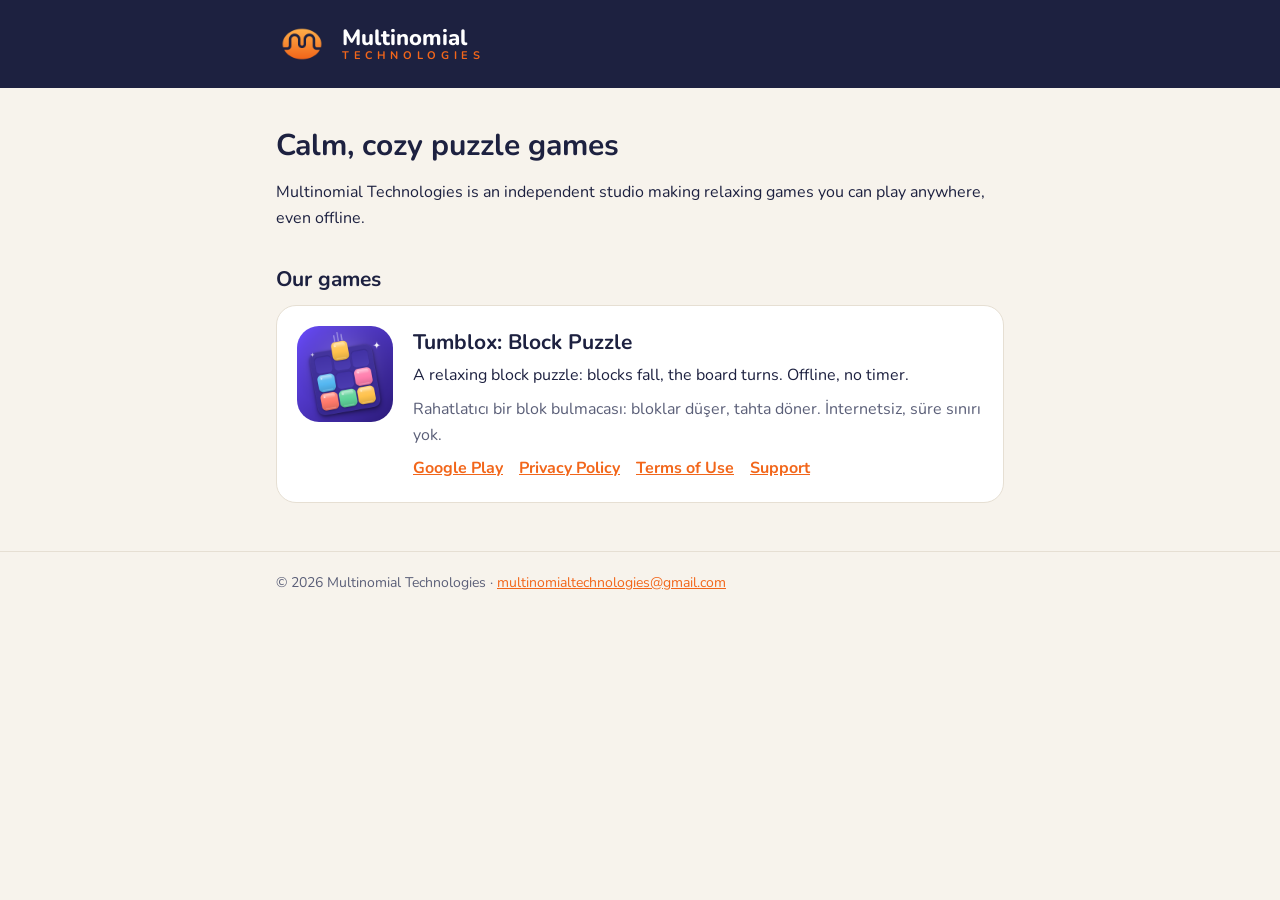
<file: index.html>
<!doctype html>
<html lang="en">
<head>
<meta charset="utf-8">
<meta name="viewport" content="width=device-width, initial-scale=1">
<title>Multinomial Technologies</title>
<meta name="description" content="Multinomial Technologies – independent game studio. Makers of Tumblox: Block Puzzle.">
<link rel="icon" href="images/studio-mark.png">
<link rel="preconnect" href="https://fonts.googleapis.com">
<link rel="preconnect" href="https://fonts.gstatic.com" crossorigin>
<link href="https://fonts.googleapis.com/css2?family=Nunito:wght@400;700;800&display=swap" rel="stylesheet">
<link rel="stylesheet" href="style.css">
</head>
<body>
<header class="top"><div class="wrap">
  <a class="brand" href="./"><img src="images/studio-mark.png" alt=""><span class="name">Multinomial<span class="tech">TECHNOLOGIES</span></span></a>
</div></header>

<main class="wrap">
  <h1>Calm, cozy puzzle games</h1>
  <p>Multinomial Technologies is an independent studio making relaxing games you can play anywhere, even offline.</p>

  <h2>Our games</h2>
  <section class="game">
    <img src="images/tumblox-icon.png" alt="Tumblox app icon">
    <div>
      <h2>Tumblox: Block Puzzle</h2>
      <p>A relaxing block puzzle: blocks fall, the board turns. Offline, no timer.</p>
      <p class="tr">Rahatlatıcı bir blok bulmacası: bloklar düşer, tahta döner. İnternetsiz, süre sınırı yok.</p>
      <div class="links">
        <a href="https://play.google.com/store/apps/details?id=com.tumblox.game">Google Play</a>
        <a href="tumblox/privacy.html">Privacy Policy</a>
        <a href="tumblox/terms.html">Terms of Use</a>
        <a href="tumblox/support.html">Support</a>
      </div>
    </div>
  </section>
</main>

<footer><div class="wrap">
  © 2026 Multinomial Technologies · <a href="mailto:multinomialtechnologies@gmail.com">multinomialtechnologies@gmail.com</a>
</div></footer>
</body>
</html>
</file>
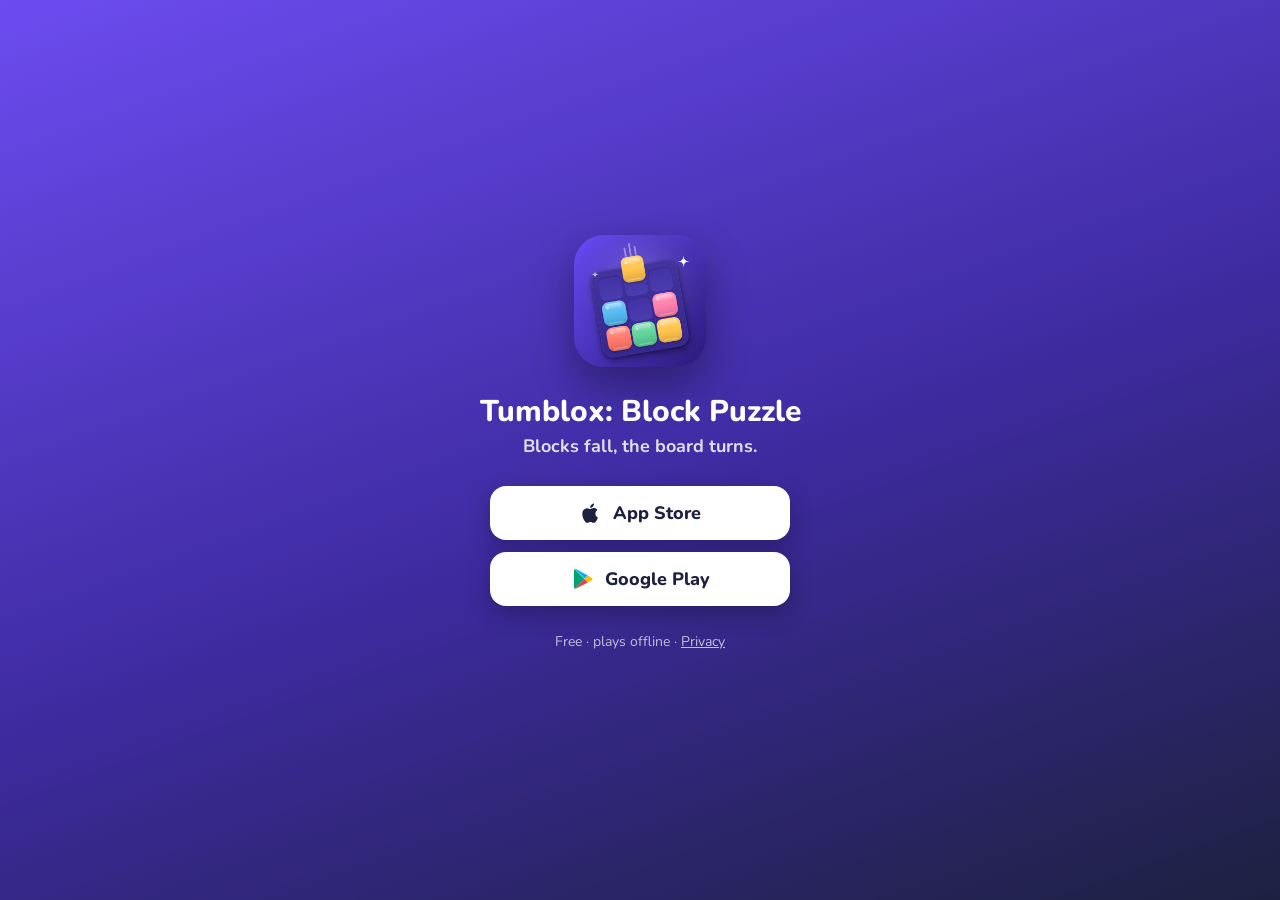
<file: tumblox/index.html>
<!doctype html>
<html lang="en">
<head>
<meta charset="utf-8">
<meta name="viewport" content="width=device-width, initial-scale=1">
<title>Tumblox: Block Puzzle</title>
<meta name="description" content="A relaxing block puzzle: blocks fall, the board turns. Free on Google Play and the App Store.">
<meta property="og:type" content="website">
<meta property="og:title" content="Tumblox: Block Puzzle">
<meta property="og:description" content="Blocks fall, the board turns. Free on Google Play and the App Store.">
<meta property="og:url" content="https://multinomialtech.github.io/tumblox/">
<meta property="og:image" content="https://multinomialtech.github.io/images/tumblox-share.jpg">
<meta property="og:image:width" content="1024">
<meta property="og:image:height" content="500">
<meta name="twitter:card" content="summary_large_image">
<link rel="icon" href="../images/tumblox-icon.png">
<link rel="apple-touch-icon" href="../images/tumblox-icon.png">
<link rel="preconnect" href="https://fonts.googleapis.com">
<link rel="preconnect" href="https://fonts.gstatic.com" crossorigin>
<link href="https://fonts.googleapis.com/css2?family=Nunito:wght@700;800&display=swap" rel="stylesheet">
<style>
  :root { --ink: #1d2140; --accent: #f2661a; }
  * { box-sizing: border-box; }
  body {
    margin: 0; min-height: 100vh; display: flex; align-items: center; justify-content: center;
    padding: 32px 16px; text-align: center; color: #fff;
    font-family: "Nunito", system-ui, -apple-system, "Segoe UI", sans-serif;
    background: linear-gradient(160deg, #6c4cf0 0%, #3d2a9e 55%, #1d2140 100%);
  }
  main { max-width: 420px; width: 100%; }
  .icon { width: 132px; height: 132px; border-radius: 30px; box-shadow: 0 18px 40px rgba(0,0,0,.35); }
  h1 { font-size: 30px; font-weight: 800; margin: 22px 0 4px; line-height: 1.15; }
  .tag { font-size: 18px; opacity: .85; margin: 0 0 28px; font-weight: 700; }
  .btn {
    display: flex; align-items: center; justify-content: center; gap: 10px;
    margin: 12px auto; padding: 15px 20px; max-width: 300px; border-radius: 16px;
    background: #fff; color: var(--ink); text-decoration: none; font-weight: 800; font-size: 18px;
    box-shadow: 0 8px 22px rgba(0,0,0,.25);
  }
  .btn svg { width: 24px; height: 24px; flex: none; }
  .note { font-size: 14px; opacity: .7; margin-top: 26px; }
  .note a { color: #fff; }
</style>
</head>
<body>
<main>
  <img class="icon" src="../images/tumblox-icon.png" alt="Tumblox app icon">
  <h1 id="title">Tumblox: Block Puzzle</h1>
  <p class="tag" id="tag">Blocks fall, the board turns.</p>
  <a class="btn" id="ios" href="https://apps.apple.com/app/id6826613364">
    <svg viewBox="0 0 24 24" aria-hidden="true"><path fill="currentColor" d="M16.4 12.6c0-2.4 2-3.6 2.1-3.6-1.1-1.7-2.9-1.9-3.5-1.9-1.5-.2-2.9.9-3.7.9-.8 0-1.9-.9-3.2-.8-1.6 0-3.1 1-4 2.4-1.7 3-.4 7.4 1.2 9.8.8 1.2 1.8 2.5 3 2.4 1.2 0 1.7-.8 3.1-.8 1.5 0 1.9.8 3.2.8 1.3 0 2.2-1.2 3-2.4.9-1.4 1.3-2.7 1.3-2.8 0 0-2.5-1-2.5-4zM14 5.4c.7-.8 1.1-1.9 1-3-1 0-2.1.7-2.8 1.5-.6.7-1.2 1.8-1 2.9 1.1.1 2.1-.6 2.8-1.4z"/></svg>
    <span>App Store</span>
  </a>
  <a class="btn" id="android" href="https://play.google.com/store/apps/details?id=com.tumblox.game">
    <svg viewBox="0 0 24 24" aria-hidden="true"><path fill="#00a173" d="M3.6 2.3 13.4 12l-9.8 9.7c-.4-.2-.6-.6-.6-1.1V3.4c0-.5.2-.9.6-1.1z"/><path fill="#ffb900" d="m16.8 15.4-3.4-3.4 3.4-3.4 3.8 2.2c1.1.6 1.1 1.8 0 2.4z"/><path fill="#ef3e4a" d="M16.8 15.4 13.4 12l-9.8 9.7c.4.2.9.2 1.4-.1z"/><path fill="#00b3ec" d="M16.8 8.6 5 1.9c-.5-.3-1-.3-1.4-.1l9.8 9.7z"/></svg>
    <span>Google Play</span>
  </a>
  <p class="note" id="note">Free · plays offline · <a href="privacy.html">Privacy</a></p>
</main>
<script>
  (function () {
    var tr = /^tr\b/i.test(navigator.language || '');
    if (tr) {
      document.documentElement.lang = 'tr';
      document.title = 'Tumblox: Blok Bulmaca';
      document.getElementById('title').textContent = 'Tumblox: Blok Bulmaca';
      document.getElementById('tag').textContent = 'Bloklar düşer, tahta döner.';
      document.getElementById('note').innerHTML = 'Ücretsiz · internetsiz oynanır · <a href="privacy.html">Gizlilik</a>';
    }
    // Telefondan açılınca doğrudan kendi mağazasına gider; bilgisayarda iki
    // düğme de görünür.
    var ua = navigator.userAgent || '';
    var ios = /iPhone|iPad|iPod/i.test(ua) ||
      (navigator.platform === 'MacIntel' && navigator.maxTouchPoints > 1);
    var android = /Android/i.test(ua);
    if (ios) location.replace(document.getElementById('ios').href);
    else if (android) location.replace(document.getElementById('android').href);
  })();
</script>
</body>
</html>
</file>
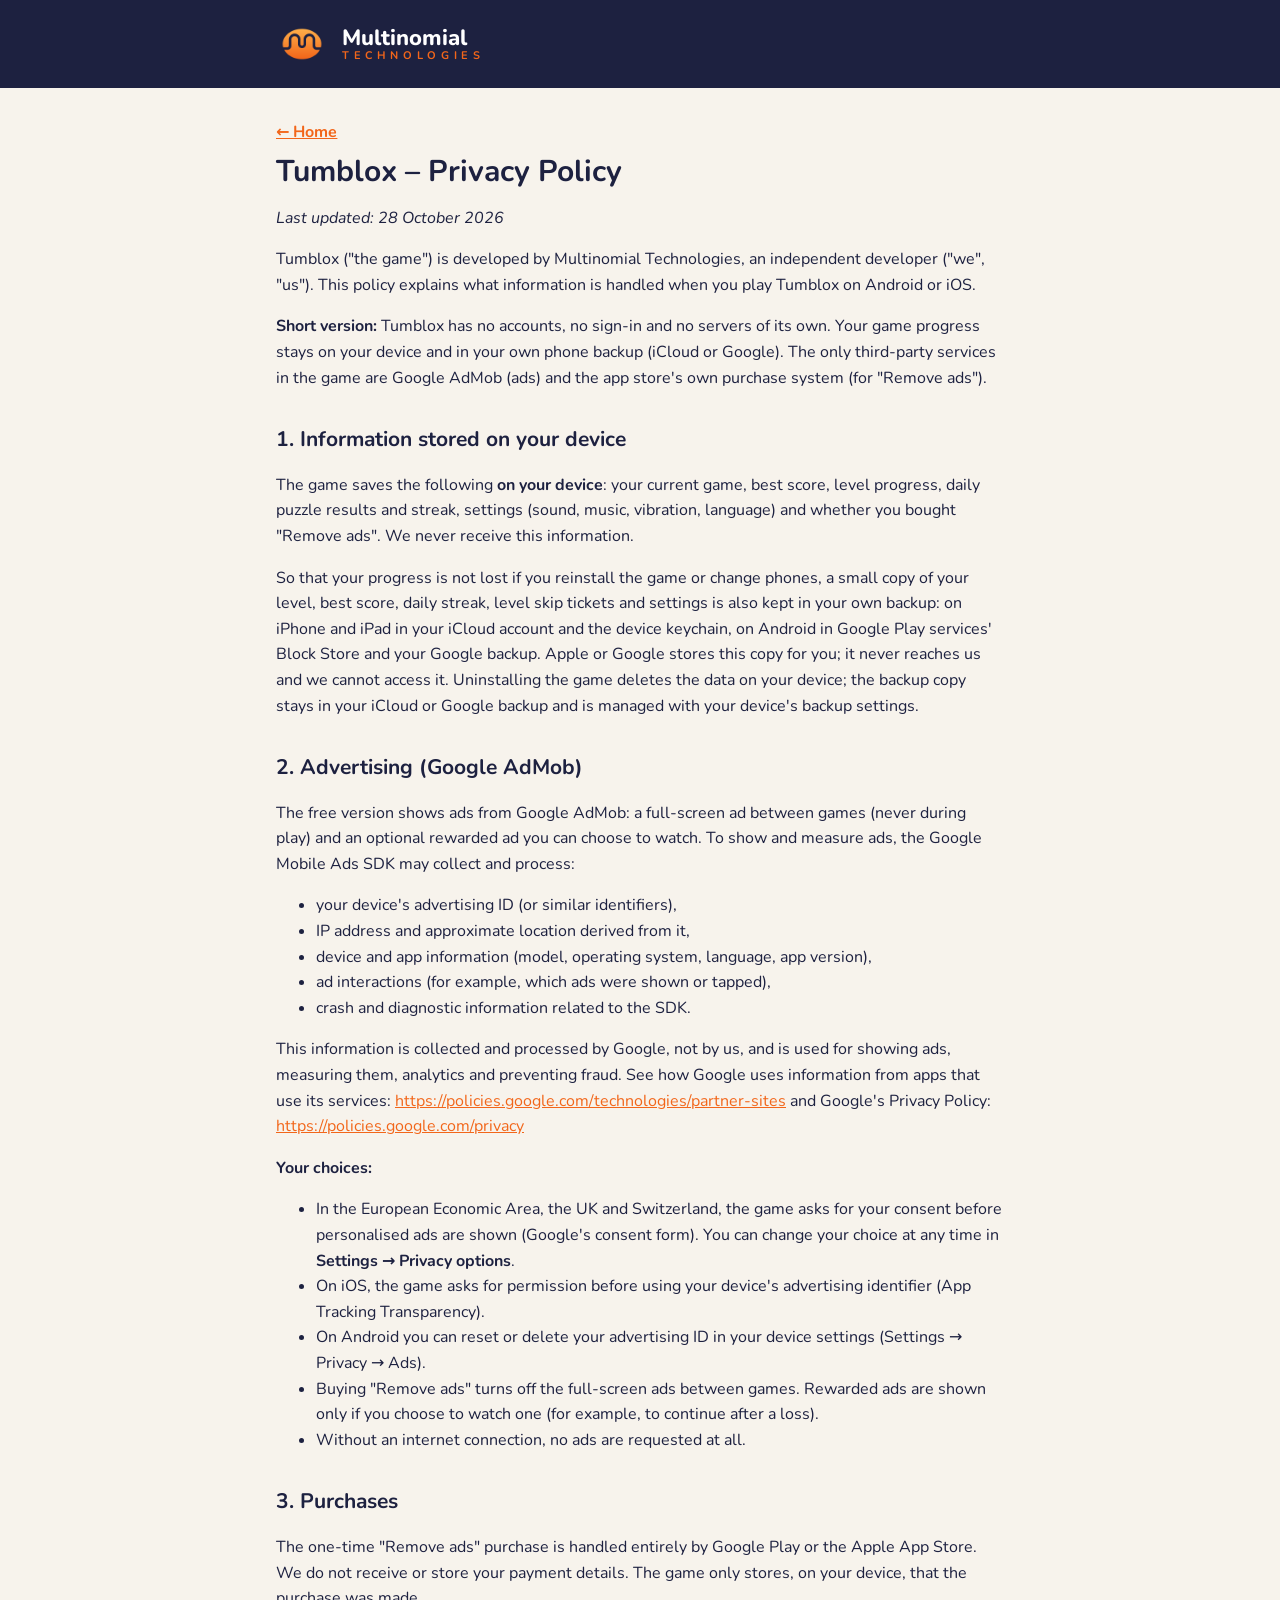
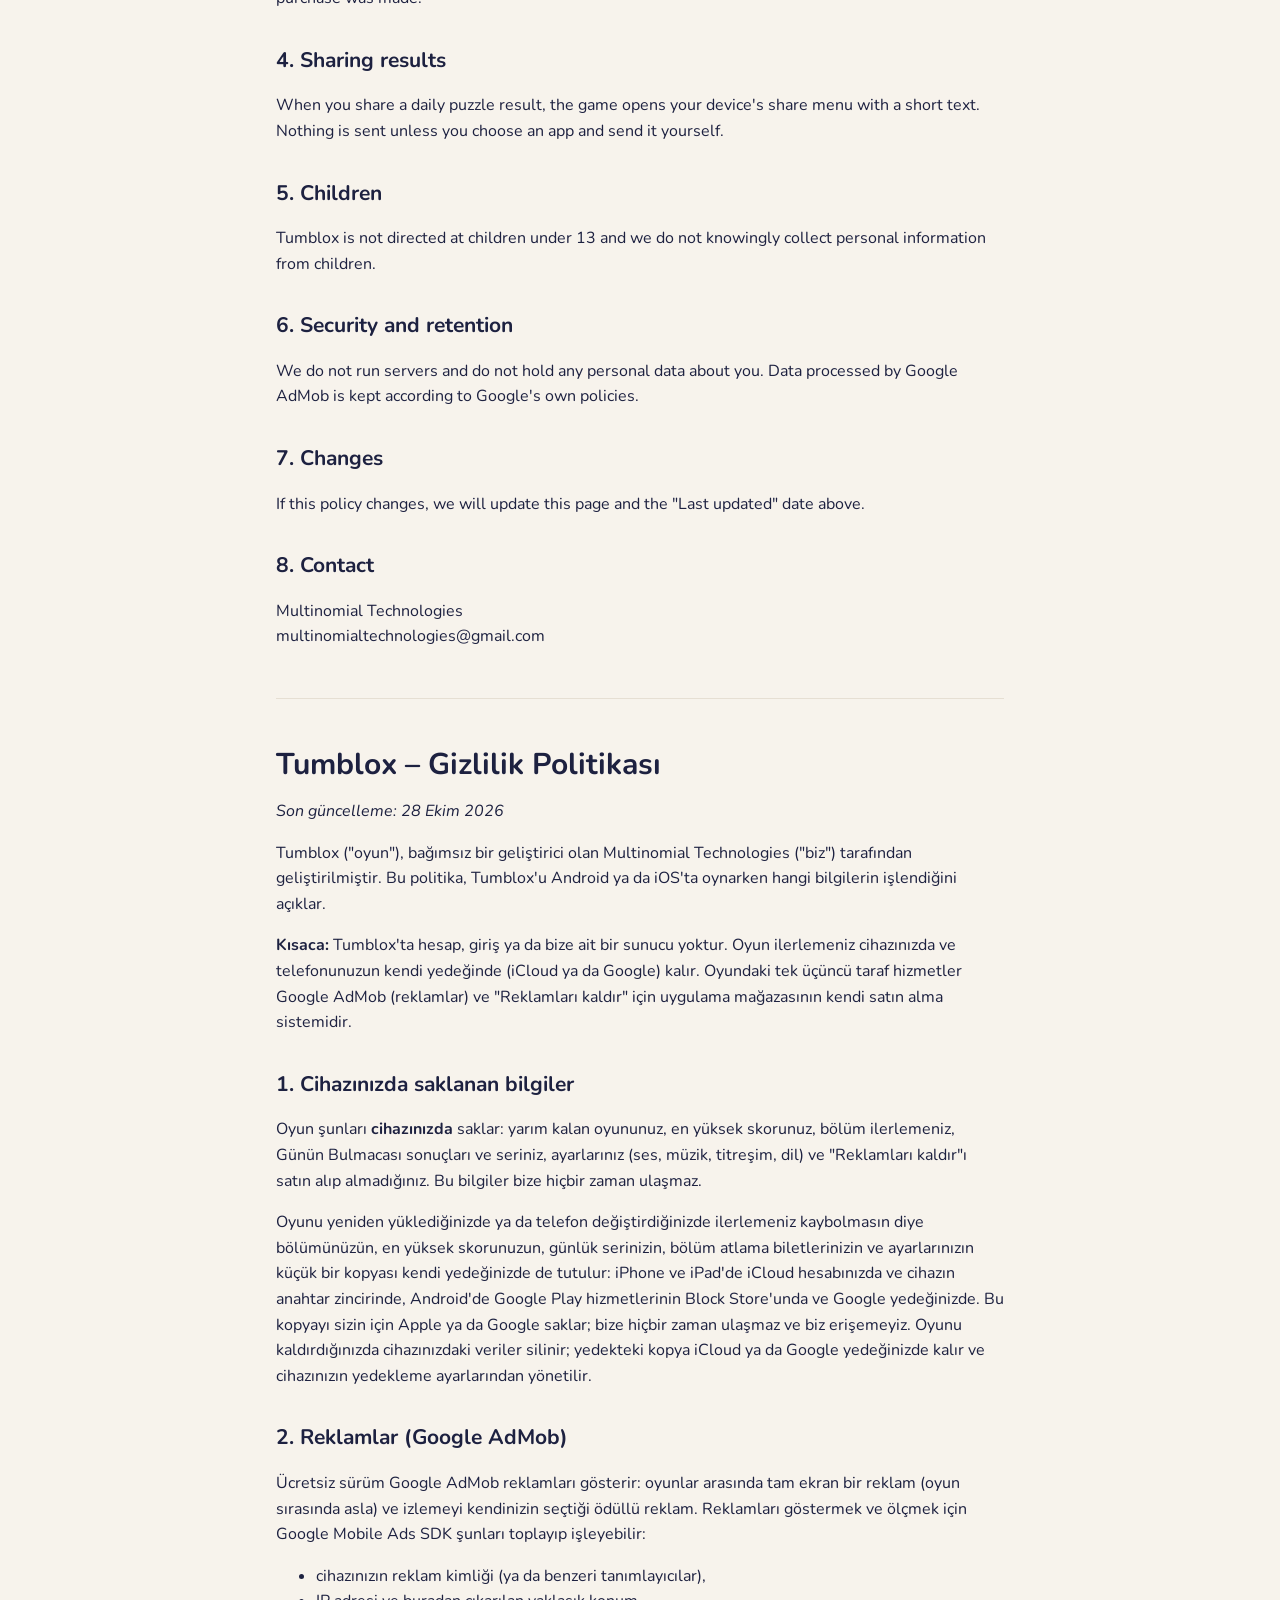
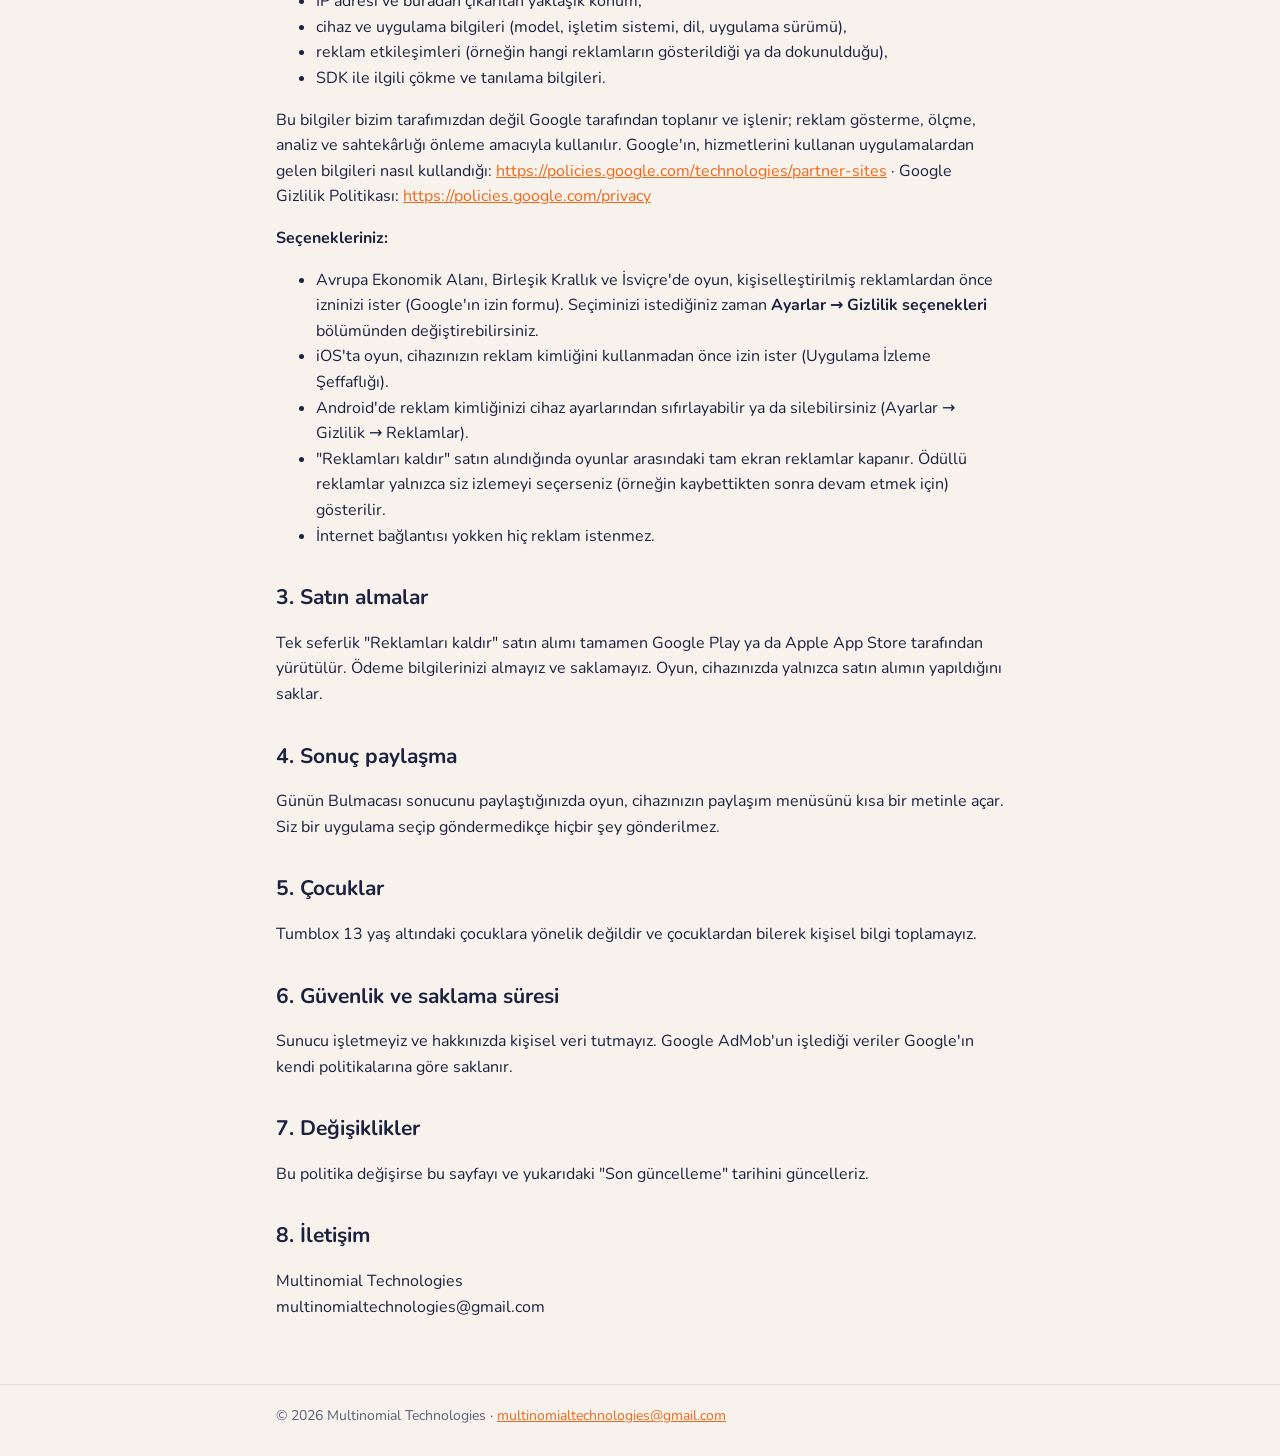
<file: tumblox/privacy.html>
<!doctype html>
<html lang="en">
<head>
<meta charset="utf-8">
<meta name="viewport" content="width=device-width, initial-scale=1">
<title>Tumblox – Privacy Policy</title>
<link rel="icon" href="../images/studio-mark.png">
<link rel="preconnect" href="https://fonts.googleapis.com">
<link rel="preconnect" href="https://fonts.gstatic.com" crossorigin>
<link href="https://fonts.googleapis.com/css2?family=Nunito:wght@400;700;800&display=swap" rel="stylesheet">
<link rel="stylesheet" href="../style.css">
</head>
<body>
<header class="top"><div class="wrap">
  <a class="brand" href="../"><img src="../images/studio-mark.png" alt=""><span class="name">Multinomial<span class="tech">TECHNOLOGIES</span></span></a>
</div></header>

<main class="wrap">
  <a class="back" href="../">← Home</a>
<h1>Tumblox – Privacy Policy</h1>
<p><em>Last updated: 28 October 2026</em></p>
<p>Tumblox (&quot;the game&quot;) is developed by Multinomial Technologies, an independent developer (&quot;we&quot;, &quot;us&quot;). This policy explains what information is handled when you play Tumblox on Android or iOS.</p>
<p><strong>Short version:</strong> Tumblox has no accounts, no sign-in and no servers of its own. Your game progress stays on your device and in your own phone backup (iCloud or Google). The only third-party services in the game are Google AdMob (ads) and the app store&#x27;s own purchase system (for &quot;Remove ads&quot;).</p>
<h2>1. Information stored on your device</h2>
<p>The game saves the following <strong>on your device</strong>: your current game, best score, level progress, daily puzzle results and streak, settings (sound, music, vibration, language) and whether you bought &quot;Remove ads&quot;. We never receive this information.</p>
<p>So that your progress is not lost if you reinstall the game or change phones, a small copy of your level, best score, daily streak, level skip tickets and settings is also kept in your own backup: on iPhone and iPad in your iCloud account and the device keychain, on Android in Google Play services&#x27; Block Store and your Google backup. Apple or Google stores this copy for you; it never reaches us and we cannot access it. Uninstalling the game deletes the data on your device; the backup copy stays in your iCloud or Google backup and is managed with your device&#x27;s backup settings.</p>
<h2>2. Advertising (Google AdMob)</h2>
<p>The free version shows ads from Google AdMob: a full-screen ad between games (never during play) and an optional rewarded ad you can choose to watch. To show and measure ads, the Google Mobile Ads SDK may collect and process:</p>
<ul>
<li>your device&#x27;s advertising ID (or similar identifiers),</li>
<li>IP address and approximate location derived from it,</li>
<li>device and app information (model, operating system, language, app version),</li>
<li>ad interactions (for example, which ads were shown or tapped),</li>
<li>crash and diagnostic information related to the SDK.</li>
</ul>
<p>This information is collected and processed by Google, not by us, and is used for showing ads, measuring them, analytics and preventing fraud. See how Google uses information from apps that use its services: <a href="https://policies.google.com/technologies/partner-sites">https://policies.google.com/technologies/partner-sites</a> and Google&#x27;s Privacy Policy: <a href="https://policies.google.com/privacy">https://policies.google.com/privacy</a></p>
<p><strong>Your choices:</strong></p>
<ul>
<li>In the European Economic Area, the UK and Switzerland, the game asks for your consent before personalised ads are shown (Google&#x27;s consent form). You can change your choice at any time in <strong>Settings → Privacy options</strong>.</li>
<li>On iOS, the game asks for permission before using your device&#x27;s advertising identifier (App Tracking Transparency).</li>
<li>On Android you can reset or delete your advertising ID in your device settings (Settings → Privacy → Ads).</li>
<li>Buying &quot;Remove ads&quot; turns off the full-screen ads between games. Rewarded ads are shown only if you choose to watch one (for example, to continue after a loss).</li>
<li>Without an internet connection, no ads are requested at all.</li>
</ul>
<h2>3. Purchases</h2>
<p>The one-time &quot;Remove ads&quot; purchase is handled entirely by Google Play or the Apple App Store. We do not receive or store your payment details. The game only stores, on your device, that the purchase was made.</p>
<h2>4. Sharing results</h2>
<p>When you share a daily puzzle result, the game opens your device&#x27;s share menu with a short text. Nothing is sent unless you choose an app and send it yourself.</p>
<h2>5. Children</h2>
<p>Tumblox is not directed at children under 13 and we do not knowingly collect personal information from children.</p>
<h2>6. Security and retention</h2>
<p>We do not run servers and do not hold any personal data about you. Data processed by Google AdMob is kept according to Google&#x27;s own policies.</p>
<h2>7. Changes</h2>
<p>If this policy changes, we will update this page and the &quot;Last updated&quot; date above.</p>
<h2>8. Contact</h2>
<p>Multinomial Technologies<br>multinomialtechnologies@gmail.com</p>
<hr>
<h1>Tumblox – Gizlilik Politikası</h1>
<p><em>Son güncelleme: 28 Ekim 2026</em></p>
<p>Tumblox (&quot;oyun&quot;), bağımsız bir geliştirici olan Multinomial Technologies (&quot;biz&quot;) tarafından geliştirilmiştir. Bu politika, Tumblox&#x27;u Android ya da iOS&#x27;ta oynarken hangi bilgilerin işlendiğini açıklar.</p>
<p><strong>Kısaca:</strong> Tumblox&#x27;ta hesap, giriş ya da bize ait bir sunucu yoktur. Oyun ilerlemeniz cihazınızda ve telefonunuzun kendi yedeğinde (iCloud ya da Google) kalır. Oyundaki tek üçüncü taraf hizmetler Google AdMob (reklamlar) ve &quot;Reklamları kaldır&quot; için uygulama mağazasının kendi satın alma sistemidir.</p>
<h2>1. Cihazınızda saklanan bilgiler</h2>
<p>Oyun şunları <strong>cihazınızda</strong> saklar: yarım kalan oyununuz, en yüksek skorunuz, bölüm ilerlemeniz, Günün Bulmacası sonuçları ve seriniz, ayarlarınız (ses, müzik, titreşim, dil) ve &quot;Reklamları kaldır&quot;ı satın alıp almadığınız. Bu bilgiler bize hiçbir zaman ulaşmaz.</p>
<p>Oyunu yeniden yüklediğinizde ya da telefon değiştirdiğinizde ilerlemeniz kaybolmasın diye bölümünüzün, en yüksek skorunuzun, günlük serinizin, bölüm atlama biletlerinizin ve ayarlarınızın küçük bir kopyası kendi yedeğinizde de tutulur: iPhone ve iPad&#x27;de iCloud hesabınızda ve cihazın anahtar zincirinde, Android&#x27;de Google Play hizmetlerinin Block Store&#x27;unda ve Google yedeğinizde. Bu kopyayı sizin için Apple ya da Google saklar; bize hiçbir zaman ulaşmaz ve biz erişemeyiz. Oyunu kaldırdığınızda cihazınızdaki veriler silinir; yedekteki kopya iCloud ya da Google yedeğinizde kalır ve cihazınızın yedekleme ayarlarından yönetilir.</p>
<h2>2. Reklamlar (Google AdMob)</h2>
<p>Ücretsiz sürüm Google AdMob reklamları gösterir: oyunlar arasında tam ekran bir reklam (oyun sırasında asla) ve izlemeyi kendinizin seçtiği ödüllü reklam. Reklamları göstermek ve ölçmek için Google Mobile Ads SDK şunları toplayıp işleyebilir:</p>
<ul>
<li>cihazınızın reklam kimliği (ya da benzeri tanımlayıcılar),</li>
<li>IP adresi ve buradan çıkarılan yaklaşık konum,</li>
<li>cihaz ve uygulama bilgileri (model, işletim sistemi, dil, uygulama sürümü),</li>
<li>reklam etkileşimleri (örneğin hangi reklamların gösterildiği ya da dokunulduğu),</li>
<li>SDK ile ilgili çökme ve tanılama bilgileri.</li>
</ul>
<p>Bu bilgiler bizim tarafımızdan değil Google tarafından toplanır ve işlenir; reklam gösterme, ölçme, analiz ve sahtekârlığı önleme amacıyla kullanılır. Google&#x27;ın, hizmetlerini kullanan uygulamalardan gelen bilgileri nasıl kullandığı: <a href="https://policies.google.com/technologies/partner-sites">https://policies.google.com/technologies/partner-sites</a> · Google Gizlilik Politikası: <a href="https://policies.google.com/privacy">https://policies.google.com/privacy</a></p>
<p><strong>Seçenekleriniz:</strong></p>
<ul>
<li>Avrupa Ekonomik Alanı, Birleşik Krallık ve İsviçre&#x27;de oyun, kişiselleştirilmiş reklamlardan önce izninizi ister (Google&#x27;ın izin formu). Seçiminizi istediğiniz zaman <strong>Ayarlar → Gizlilik seçenekleri</strong> bölümünden değiştirebilirsiniz.</li>
<li>iOS&#x27;ta oyun, cihazınızın reklam kimliğini kullanmadan önce izin ister (Uygulama İzleme Şeffaflığı).</li>
<li>Android&#x27;de reklam kimliğinizi cihaz ayarlarından sıfırlayabilir ya da silebilirsiniz (Ayarlar → Gizlilik → Reklamlar).</li>
<li>&quot;Reklamları kaldır&quot; satın alındığında oyunlar arasındaki tam ekran reklamlar kapanır. Ödüllü reklamlar yalnızca siz izlemeyi seçerseniz (örneğin kaybettikten sonra devam etmek için) gösterilir.</li>
<li>İnternet bağlantısı yokken hiç reklam istenmez.</li>
</ul>
<h2>3. Satın almalar</h2>
<p>Tek seferlik &quot;Reklamları kaldır&quot; satın alımı tamamen Google Play ya da Apple App Store tarafından yürütülür. Ödeme bilgilerinizi almayız ve saklamayız. Oyun, cihazınızda yalnızca satın alımın yapıldığını saklar.</p>
<h2>4. Sonuç paylaşma</h2>
<p>Günün Bulmacası sonucunu paylaştığınızda oyun, cihazınızın paylaşım menüsünü kısa bir metinle açar. Siz bir uygulama seçip göndermedikçe hiçbir şey gönderilmez.</p>
<h2>5. Çocuklar</h2>
<p>Tumblox 13 yaş altındaki çocuklara yönelik değildir ve çocuklardan bilerek kişisel bilgi toplamayız.</p>
<h2>6. Güvenlik ve saklama süresi</h2>
<p>Sunucu işletmeyiz ve hakkınızda kişisel veri tutmayız. Google AdMob&#x27;un işlediği veriler Google&#x27;ın kendi politikalarına göre saklanır.</p>
<h2>7. Değişiklikler</h2>
<p>Bu politika değişirse bu sayfayı ve yukarıdaki &quot;Son güncelleme&quot; tarihini güncelleriz.</p>
<h2>8. İletişim</h2>
<p>Multinomial Technologies<br>multinomialtechnologies@gmail.com</p>
</main>

<footer><div class="wrap">
  © 2026 Multinomial Technologies · <a href="mailto:multinomialtechnologies@gmail.com">multinomialtechnologies@gmail.com</a>
</div></footer>
</body>
</html>
</file>
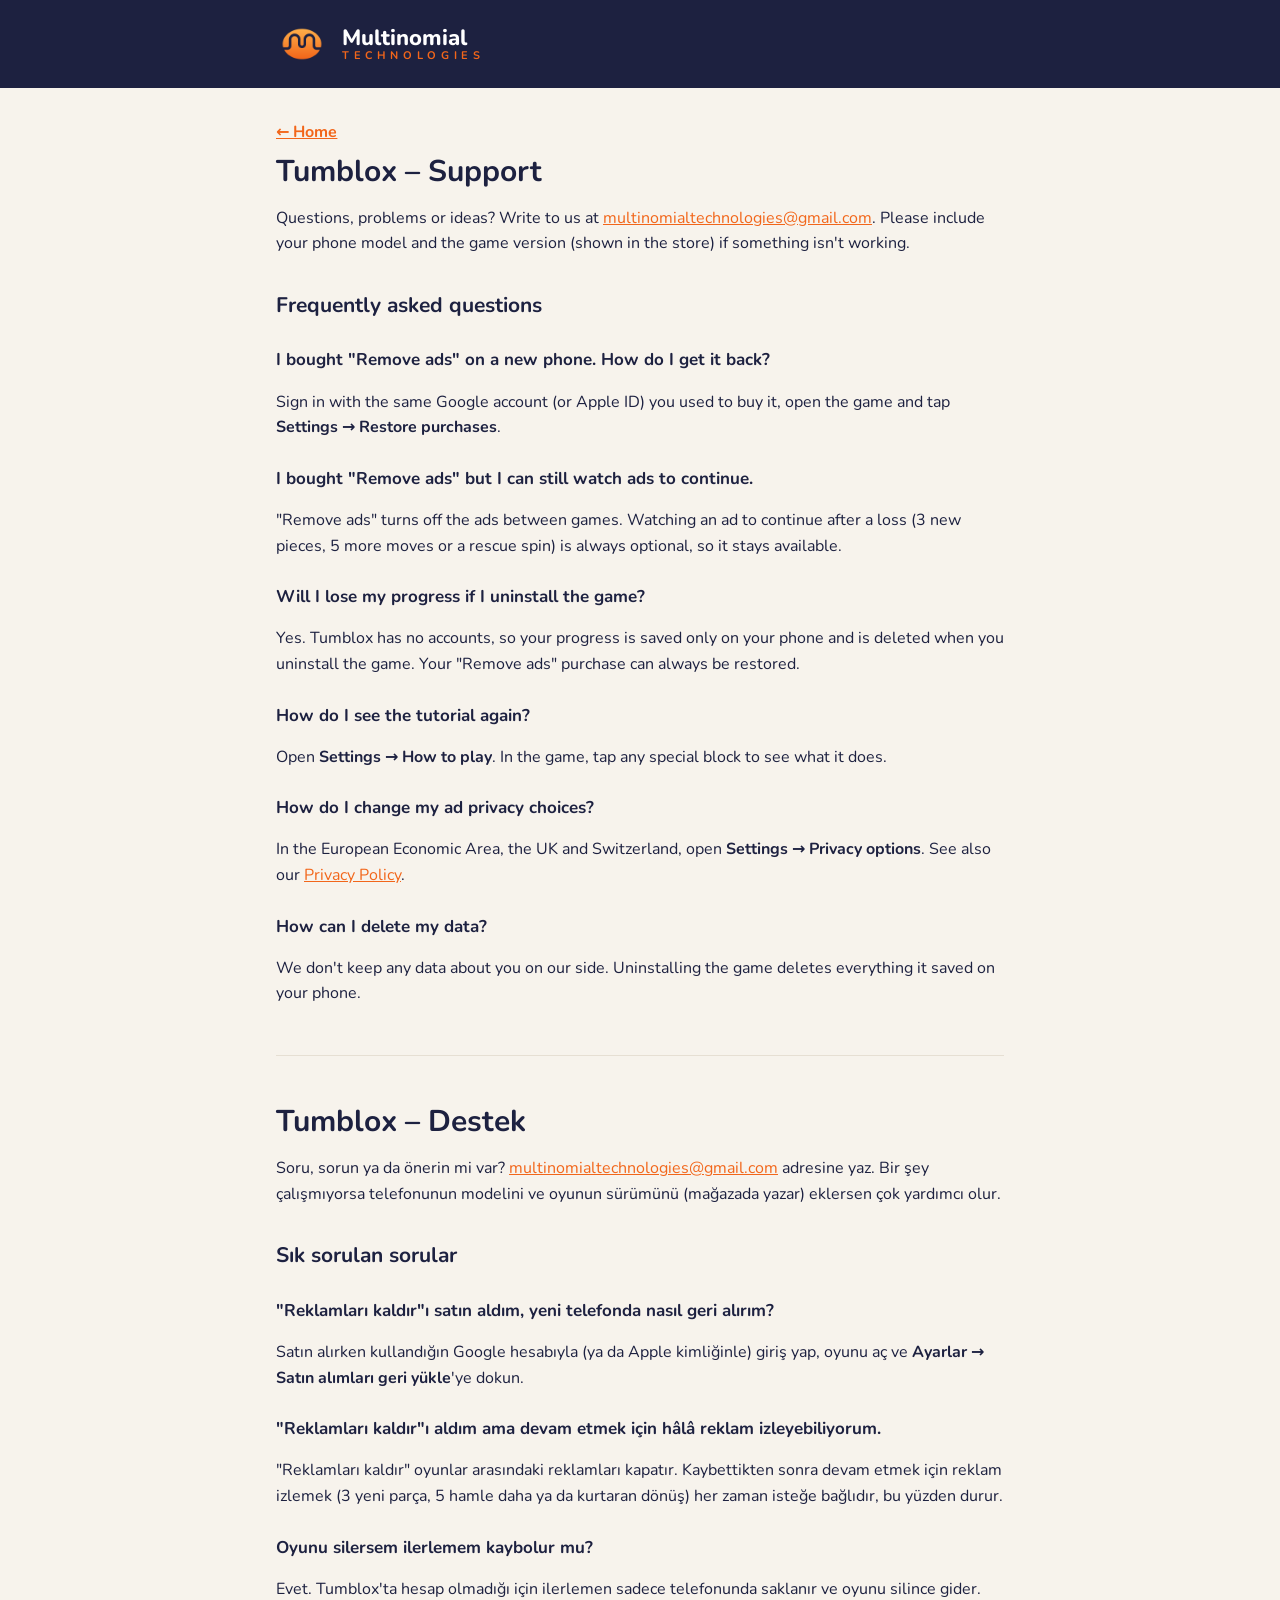
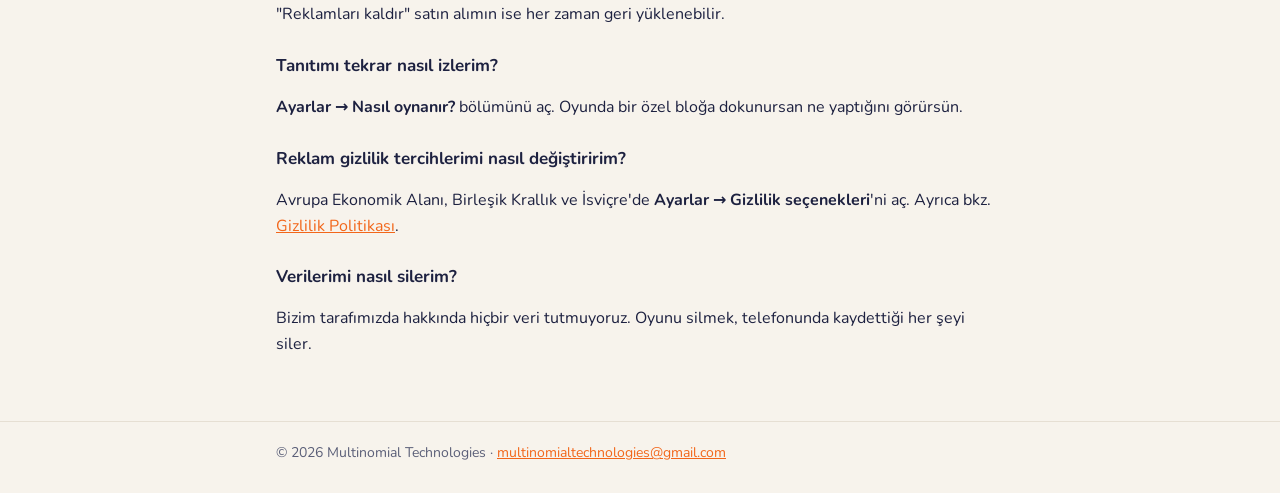
<file: tumblox/support.html>
<!doctype html>
<html lang="en">
<head>
<meta charset="utf-8">
<meta name="viewport" content="width=device-width, initial-scale=1">
<title>Tumblox – Support</title>
<link rel="icon" href="../images/studio-mark.png">
<link rel="preconnect" href="https://fonts.googleapis.com">
<link rel="preconnect" href="https://fonts.gstatic.com" crossorigin>
<link href="https://fonts.googleapis.com/css2?family=Nunito:wght@400;700;800&display=swap" rel="stylesheet">
<link rel="stylesheet" href="../style.css">
</head>
<body>
<header class="top"><div class="wrap">
  <a class="brand" href="../"><img src="../images/studio-mark.png" alt=""><span class="name">Multinomial<span class="tech">TECHNOLOGIES</span></span></a>
</div></header>

<main class="wrap">
  <a class="back" href="../">← Home</a>
  <h1>Tumblox – Support</h1>
  <p>Questions, problems or ideas? Write to us at <a href="mailto:multinomialtechnologies@gmail.com">multinomialtechnologies@gmail.com</a>. Please include your phone model and the game version (shown in the store) if something isn't working.</p>

  <h2>Frequently asked questions</h2>

  <h3>I bought "Remove ads" on a new phone. How do I get it back?</h3>
  <p>Sign in with the same Google account (or Apple ID) you used to buy it, open the game and tap <strong>Settings → Restore purchases</strong>.</p>

  <h3>I bought "Remove ads" but I can still watch ads to continue.</h3>
  <p>"Remove ads" turns off the ads between games. Watching an ad to continue after a loss (3 new pieces, 5 more moves or a rescue spin) is always optional, so it stays available.</p>

  <h3>Will I lose my progress if I uninstall the game?</h3>
  <p>Yes. Tumblox has no accounts, so your progress is saved only on your phone and is deleted when you uninstall the game. Your "Remove ads" purchase can always be restored.</p>

  <h3>How do I see the tutorial again?</h3>
  <p>Open <strong>Settings → How to play</strong>. In the game, tap any special block to see what it does.</p>

  <h3>How do I change my ad privacy choices?</h3>
  <p>In the European Economic Area, the UK and Switzerland, open <strong>Settings → Privacy options</strong>. See also our <a href="privacy.html">Privacy Policy</a>.</p>

  <h3>How can I delete my data?</h3>
  <p>We don't keep any data about you on our side. Uninstalling the game deletes everything it saved on your phone.</p>

  <hr>

  <h1>Tumblox – Destek</h1>
  <p>Soru, sorun ya da önerin mi var? <a href="mailto:multinomialtechnologies@gmail.com">multinomialtechnologies@gmail.com</a> adresine yaz. Bir şey çalışmıyorsa telefonunun modelini ve oyunun sürümünü (mağazada yazar) eklersen çok yardımcı olur.</p>

  <h2>Sık sorulan sorular</h2>

  <h3>"Reklamları kaldır"ı satın aldım, yeni telefonda nasıl geri alırım?</h3>
  <p>Satın alırken kullandığın Google hesabıyla (ya da Apple kimliğinle) giriş yap, oyunu aç ve <strong>Ayarlar → Satın alımları geri yükle</strong>'ye dokun.</p>

  <h3>"Reklamları kaldır"ı aldım ama devam etmek için hâlâ reklam izleyebiliyorum.</h3>
  <p>"Reklamları kaldır" oyunlar arasındaki reklamları kapatır. Kaybettikten sonra devam etmek için reklam izlemek (3 yeni parça, 5 hamle daha ya da kurtaran dönüş) her zaman isteğe bağlıdır, bu yüzden durur.</p>

  <h3>Oyunu silersem ilerlemem kaybolur mu?</h3>
  <p>Evet. Tumblox'ta hesap olmadığı için ilerlemen sadece telefonunda saklanır ve oyunu silince gider. "Reklamları kaldır" satın alımın ise her zaman geri yüklenebilir.</p>

  <h3>Tanıtımı tekrar nasıl izlerim?</h3>
  <p><strong>Ayarlar → Nasıl oynanır?</strong> bölümünü aç. Oyunda bir özel bloğa dokunursan ne yaptığını görürsün.</p>

  <h3>Reklam gizlilik tercihlerimi nasıl değiştiririm?</h3>
  <p>Avrupa Ekonomik Alanı, Birleşik Krallık ve İsviçre'de <strong>Ayarlar → Gizlilik seçenekleri</strong>'ni aç. Ayrıca bkz. <a href="privacy.html">Gizlilik Politikası</a>.</p>

  <h3>Verilerimi nasıl silerim?</h3>
  <p>Bizim tarafımızda hakkında hiçbir veri tutmuyoruz. Oyunu silmek, telefonunda kaydettiği her şeyi siler.</p>
</main>

<footer><div class="wrap">
  © 2026 Multinomial Technologies · <a href="mailto:multinomialtechnologies@gmail.com">multinomialtechnologies@gmail.com</a>
</div></footer>
</body>
</html>
</file>
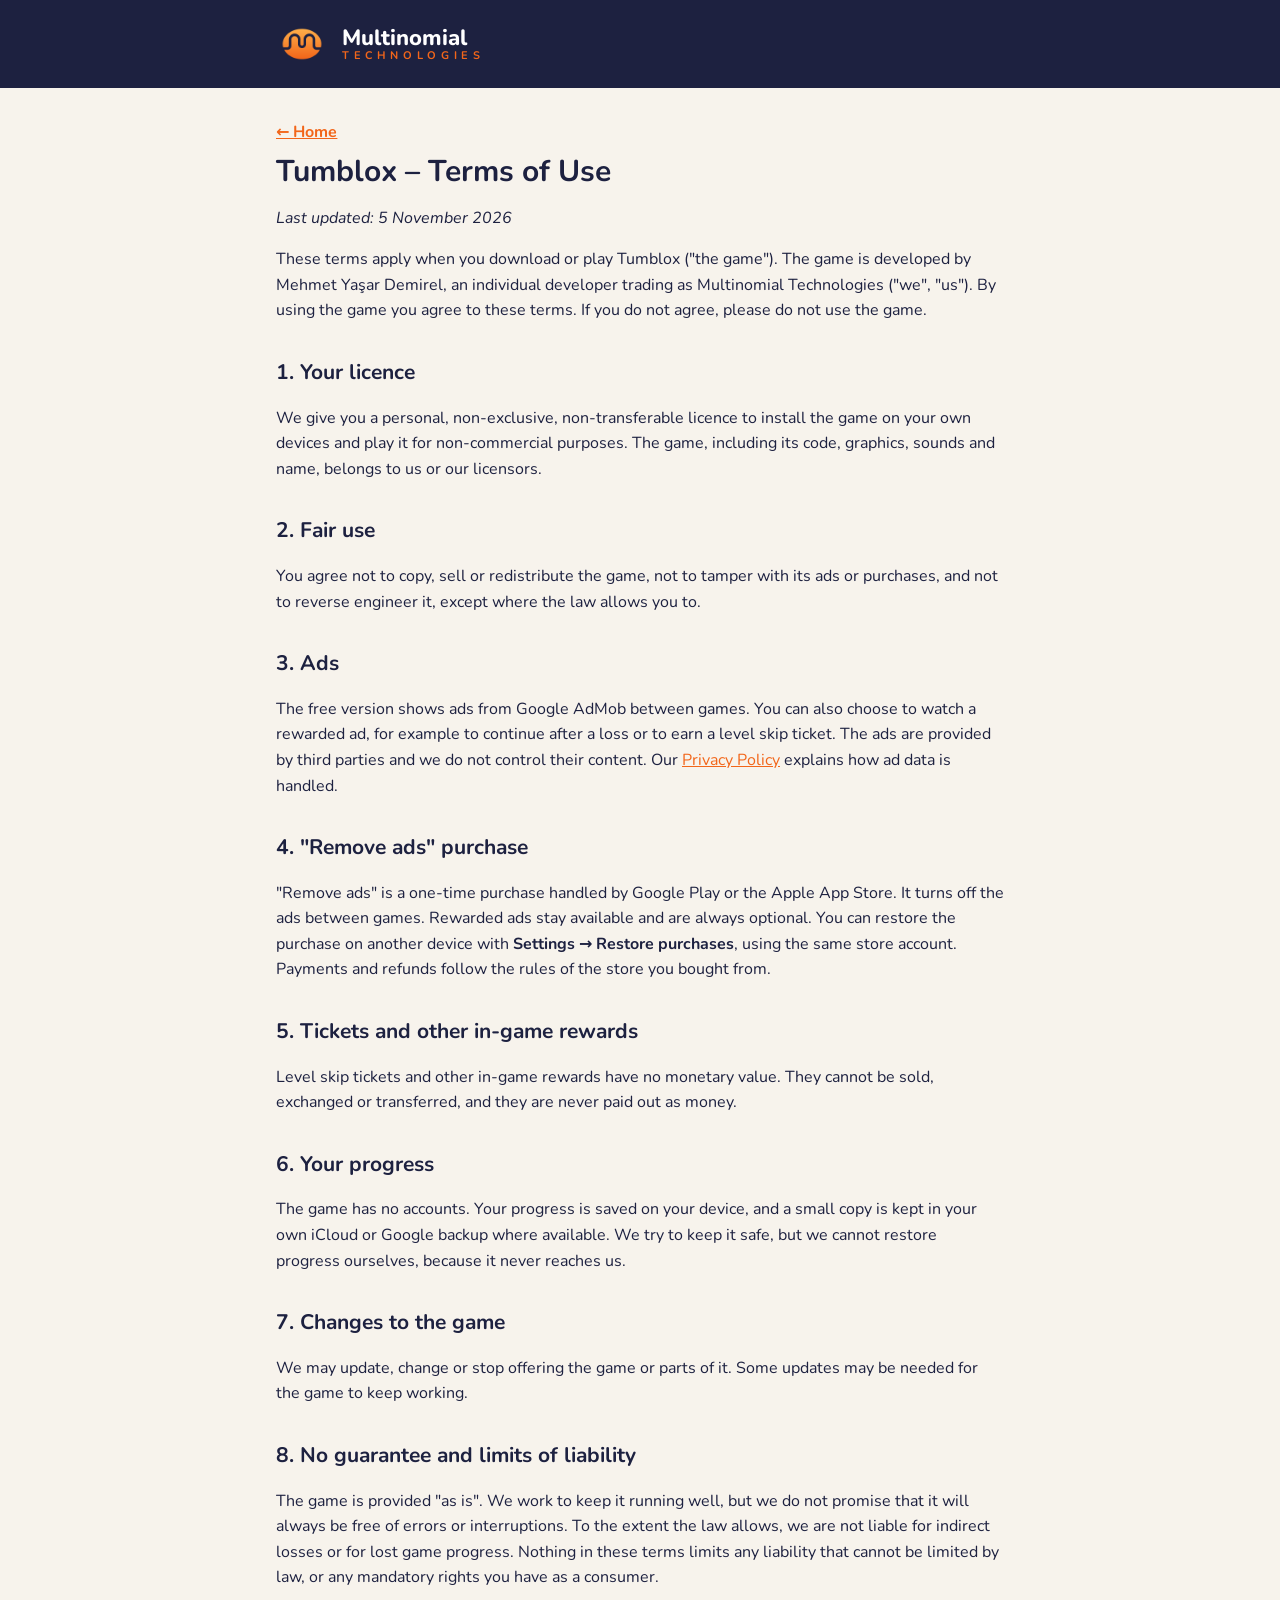
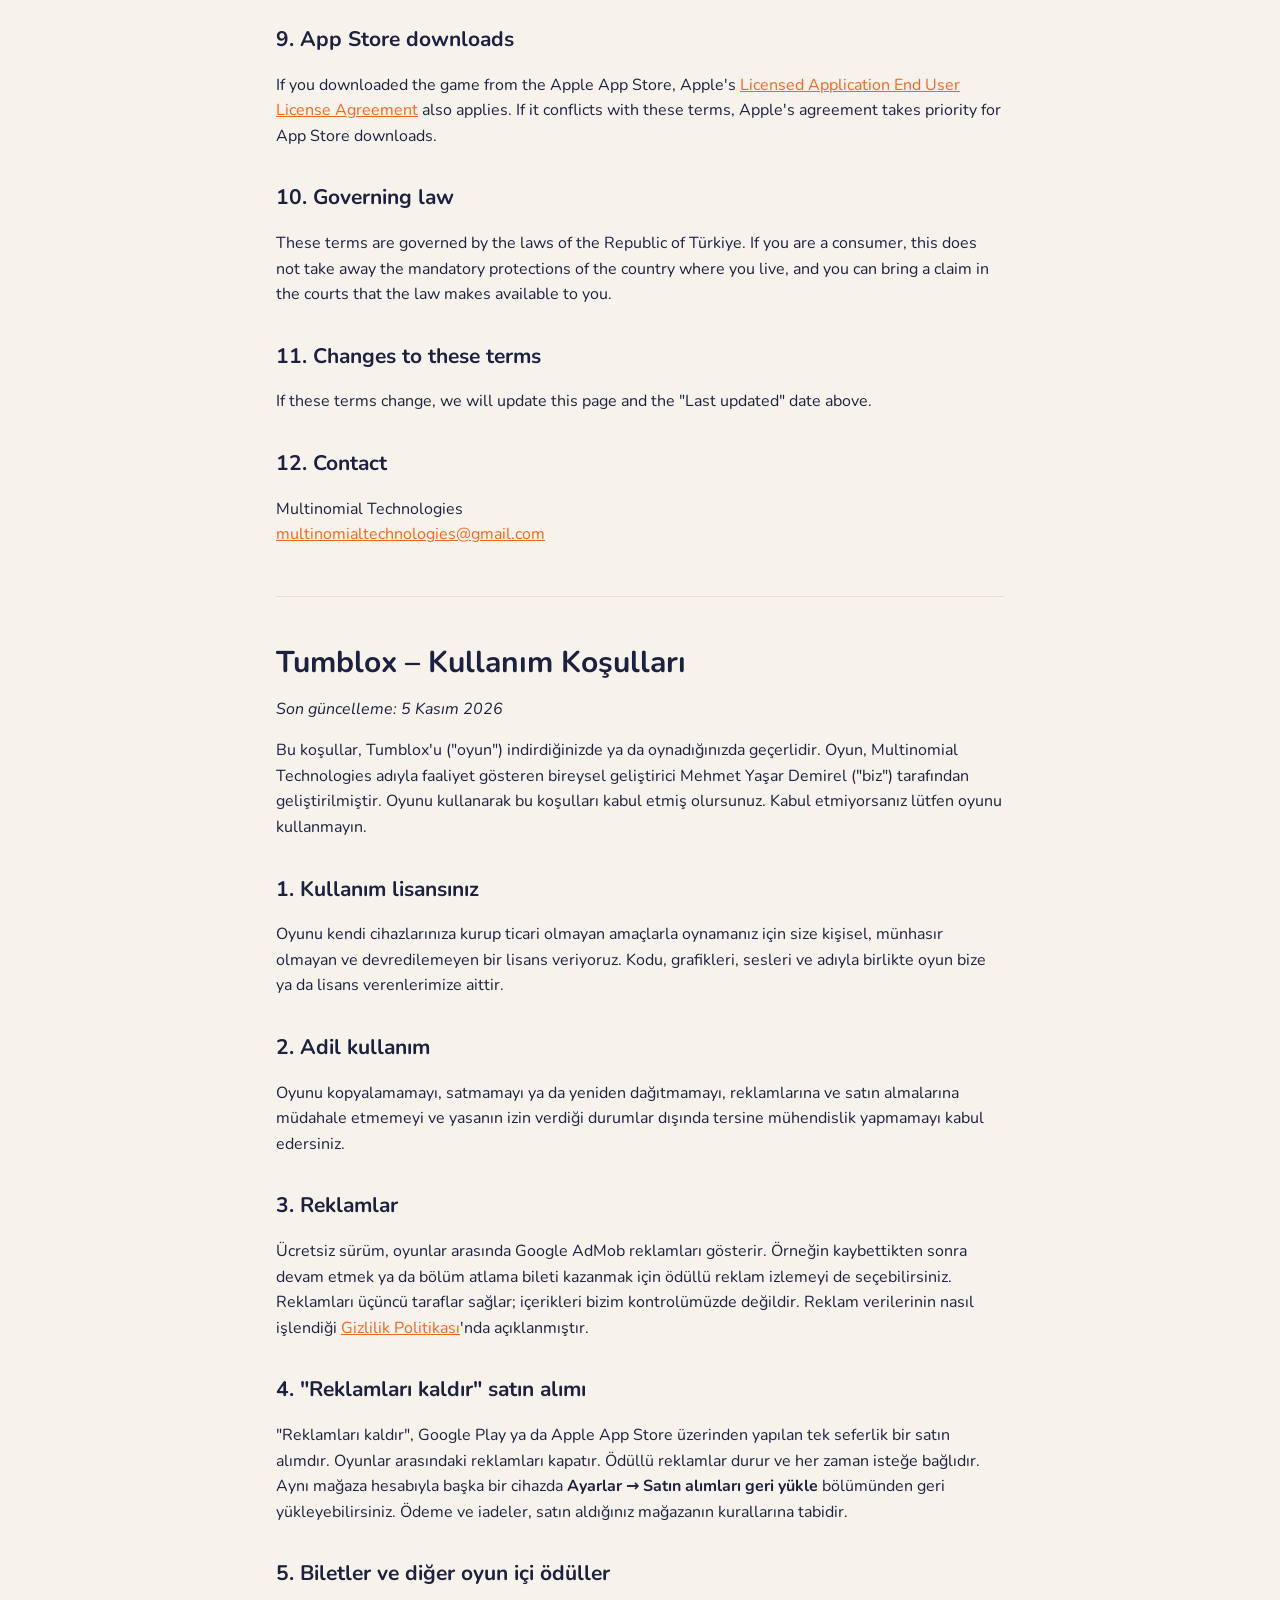
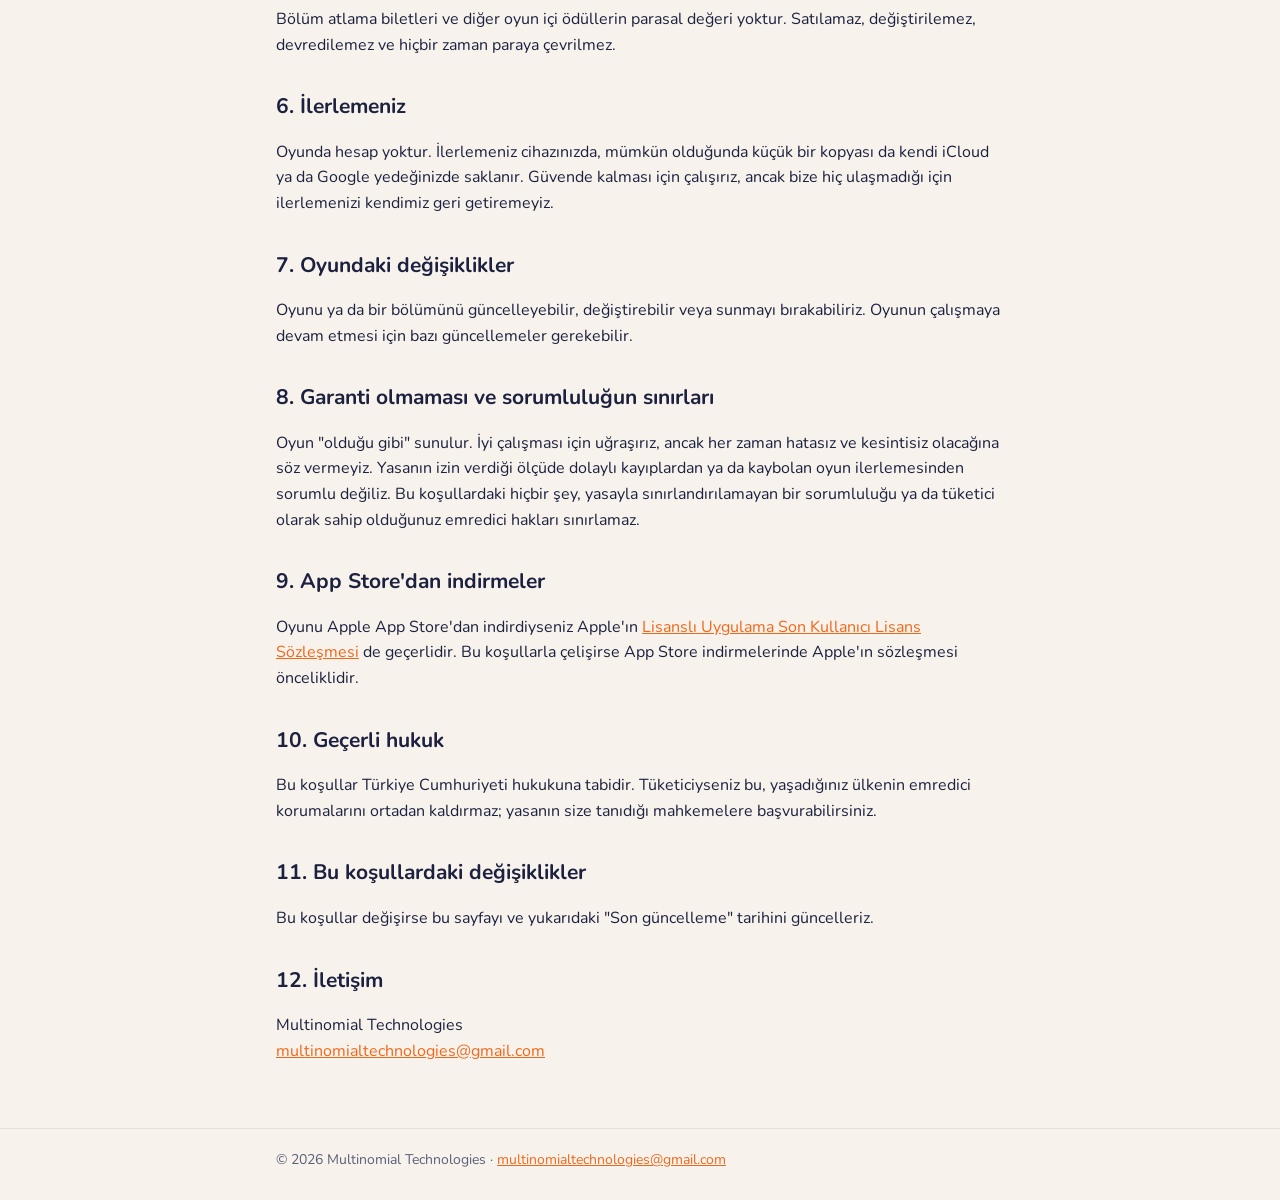
<file: tumblox/terms.html>
<!doctype html>
<html lang="en">
<head>
<meta charset="utf-8">
<meta name="viewport" content="width=device-width, initial-scale=1">
<title>Tumblox – Terms of Use</title>
<link rel="icon" href="../images/studio-mark.png">
<link rel="preconnect" href="https://fonts.googleapis.com">
<link rel="preconnect" href="https://fonts.gstatic.com" crossorigin>
<link href="https://fonts.googleapis.com/css2?family=Nunito:wght@400;700;800&display=swap" rel="stylesheet">
<link rel="stylesheet" href="../style.css">
</head>
<body>
<header class="top"><div class="wrap">
  <a class="brand" href="../"><img src="../images/studio-mark.png" alt=""><span class="name">Multinomial<span class="tech">TECHNOLOGIES</span></span></a>
</div></header>

<main class="wrap">
  <a class="back" href="../">← Home</a>
<h1>Tumblox – Terms of Use</h1>
<p><em>Last updated: 5 November 2026</em></p>
<p>These terms apply when you download or play Tumblox (&quot;the game&quot;). The game is developed by Mehmet Yaşar Demirel, an individual developer trading as Multinomial Technologies (&quot;we&quot;, &quot;us&quot;). By using the game you agree to these terms. If you do not agree, please do not use the game.</p>
<h2>1. Your licence</h2>
<p>We give you a personal, non-exclusive, non-transferable licence to install the game on your own devices and play it for non-commercial purposes. The game, including its code, graphics, sounds and name, belongs to us or our licensors.</p>
<h2>2. Fair use</h2>
<p>You agree not to copy, sell or redistribute the game, not to tamper with its ads or purchases, and not to reverse engineer it, except where the law allows you to.</p>
<h2>3. Ads</h2>
<p>The free version shows ads from Google AdMob between games. You can also choose to watch a rewarded ad, for example to continue after a loss or to earn a level skip ticket. The ads are provided by third parties and we do not control their content. Our <a href="privacy.html">Privacy Policy</a> explains how ad data is handled.</p>
<h2>4. &quot;Remove ads&quot; purchase</h2>
<p>&quot;Remove ads&quot; is a one-time purchase handled by Google Play or the Apple App Store. It turns off the ads between games. Rewarded ads stay available and are always optional. You can restore the purchase on another device with <strong>Settings → Restore purchases</strong>, using the same store account. Payments and refunds follow the rules of the store you bought from.</p>
<h2>5. Tickets and other in-game rewards</h2>
<p>Level skip tickets and other in-game rewards have no monetary value. They cannot be sold, exchanged or transferred, and they are never paid out as money.</p>
<h2>6. Your progress</h2>
<p>The game has no accounts. Your progress is saved on your device, and a small copy is kept in your own iCloud or Google backup where available. We try to keep it safe, but we cannot restore progress ourselves, because it never reaches us.</p>
<h2>7. Changes to the game</h2>
<p>We may update, change or stop offering the game or parts of it. Some updates may be needed for the game to keep working.</p>
<h2>8. No guarantee and limits of liability</h2>
<p>The game is provided &quot;as is&quot;. We work to keep it running well, but we do not promise that it will always be free of errors or interruptions. To the extent the law allows, we are not liable for indirect losses or for lost game progress. Nothing in these terms limits any liability that cannot be limited by law, or any mandatory rights you have as a consumer.</p>
<h2>9. App Store downloads</h2>
<p>If you downloaded the game from the Apple App Store, Apple&#x27;s <a href="https://www.apple.com/legal/internet-services/itunes/dev/stdeula/">Licensed Application End User License Agreement</a> also applies. If it conflicts with these terms, Apple&#x27;s agreement takes priority for App Store downloads.</p>
<h2>10. Governing law</h2>
<p>These terms are governed by the laws of the Republic of Türkiye. If you are a consumer, this does not take away the mandatory protections of the country where you live, and you can bring a claim in the courts that the law makes available to you.</p>
<h2>11. Changes to these terms</h2>
<p>If these terms change, we will update this page and the &quot;Last updated&quot; date above.</p>
<h2>12. Contact</h2>
<p>Multinomial Technologies<br><a href="mailto:multinomialtechnologies@gmail.com">multinomialtechnologies@gmail.com</a></p>
<hr>
<h1>Tumblox – Kullanım Koşulları</h1>
<p><em>Son güncelleme: 5 Kasım 2026</em></p>
<p>Bu koşullar, Tumblox&#x27;u (&quot;oyun&quot;) indirdiğinizde ya da oynadığınızda geçerlidir. Oyun, Multinomial Technologies adıyla faaliyet gösteren bireysel geliştirici Mehmet Yaşar Demirel (&quot;biz&quot;) tarafından geliştirilmiştir. Oyunu kullanarak bu koşulları kabul etmiş olursunuz. Kabul etmiyorsanız lütfen oyunu kullanmayın.</p>
<h2>1. Kullanım lisansınız</h2>
<p>Oyunu kendi cihazlarınıza kurup ticari olmayan amaçlarla oynamanız için size kişisel, münhasır olmayan ve devredilemeyen bir lisans veriyoruz. Kodu, grafikleri, sesleri ve adıyla birlikte oyun bize ya da lisans verenlerimize aittir.</p>
<h2>2. Adil kullanım</h2>
<p>Oyunu kopyalamamayı, satmamayı ya da yeniden dağıtmamayı, reklamlarına ve satın almalarına müdahale etmemeyi ve yasanın izin verdiği durumlar dışında tersine mühendislik yapmamayı kabul edersiniz.</p>
<h2>3. Reklamlar</h2>
<p>Ücretsiz sürüm, oyunlar arasında Google AdMob reklamları gösterir. Örneğin kaybettikten sonra devam etmek ya da bölüm atlama bileti kazanmak için ödüllü reklam izlemeyi de seçebilirsiniz. Reklamları üçüncü taraflar sağlar; içerikleri bizim kontrolümüzde değildir. Reklam verilerinin nasıl işlendiği <a href="privacy.html">Gizlilik Politikası</a>&#x27;nda açıklanmıştır.</p>
<h2>4. &quot;Reklamları kaldır&quot; satın alımı</h2>
<p>&quot;Reklamları kaldır&quot;, Google Play ya da Apple App Store üzerinden yapılan tek seferlik bir satın alımdır. Oyunlar arasındaki reklamları kapatır. Ödüllü reklamlar durur ve her zaman isteğe bağlıdır. Aynı mağaza hesabıyla başka bir cihazda <strong>Ayarlar → Satın alımları geri yükle</strong> bölümünden geri yükleyebilirsiniz. Ödeme ve iadeler, satın aldığınız mağazanın kurallarına tabidir.</p>
<h2>5. Biletler ve diğer oyun içi ödüller</h2>
<p>Bölüm atlama biletleri ve diğer oyun içi ödüllerin parasal değeri yoktur. Satılamaz, değiştirilemez, devredilemez ve hiçbir zaman paraya çevrilmez.</p>
<h2>6. İlerlemeniz</h2>
<p>Oyunda hesap yoktur. İlerlemeniz cihazınızda, mümkün olduğunda küçük bir kopyası da kendi iCloud ya da Google yedeğinizde saklanır. Güvende kalması için çalışırız, ancak bize hiç ulaşmadığı için ilerlemenizi kendimiz geri getiremeyiz.</p>
<h2>7. Oyundaki değişiklikler</h2>
<p>Oyunu ya da bir bölümünü güncelleyebilir, değiştirebilir veya sunmayı bırakabiliriz. Oyunun çalışmaya devam etmesi için bazı güncellemeler gerekebilir.</p>
<h2>8. Garanti olmaması ve sorumluluğun sınırları</h2>
<p>Oyun &quot;olduğu gibi&quot; sunulur. İyi çalışması için uğraşırız, ancak her zaman hatasız ve kesintisiz olacağına söz vermeyiz. Yasanın izin verdiği ölçüde dolaylı kayıplardan ya da kaybolan oyun ilerlemesinden sorumlu değiliz. Bu koşullardaki hiçbir şey, yasayla sınırlandırılamayan bir sorumluluğu ya da tüketici olarak sahip olduğunuz emredici hakları sınırlamaz.</p>
<h2>9. App Store&#x27;dan indirmeler</h2>
<p>Oyunu Apple App Store&#x27;dan indirdiyseniz Apple&#x27;ın <a href="https://www.apple.com/legal/internet-services/itunes/dev/stdeula/">Lisanslı Uygulama Son Kullanıcı Lisans Sözleşmesi</a> de geçerlidir. Bu koşullarla çelişirse App Store indirmelerinde Apple&#x27;ın sözleşmesi önceliklidir.</p>
<h2>10. Geçerli hukuk</h2>
<p>Bu koşullar Türkiye Cumhuriyeti hukukuna tabidir. Tüketiciyseniz bu, yaşadığınız ülkenin emredici korumalarını ortadan kaldırmaz; yasanın size tanıdığı mahkemelere başvurabilirsiniz.</p>
<h2>11. Bu koşullardaki değişiklikler</h2>
<p>Bu koşullar değişirse bu sayfayı ve yukarıdaki &quot;Son güncelleme&quot; tarihini güncelleriz.</p>
<h2>12. İletişim</h2>
<p>Multinomial Technologies<br><a href="mailto:multinomialtechnologies@gmail.com">multinomialtechnologies@gmail.com</a></p>
</main>

<footer><div class="wrap">
  © 2026 Multinomial Technologies · <a href="mailto:multinomialtechnologies@gmail.com">multinomialtechnologies@gmail.com</a>
</div></footer>
</body>
</html>
</file>
<file: style.css>
/* Multinomial Technologies – ortak site stili (GitHub Pages). */
:root {
  --bg: #f7f3ec;
  --card: #ffffff;
  --ink: #1d2140;
  --muted: #5b5f78;
  --accent: #f2661a;
  --line: #e6dfd3;
}

* { box-sizing: border-box; }

body {
  margin: 0;
  background: var(--bg);
  color: var(--ink);
  font-family: "Nunito", system-ui, -apple-system, "Segoe UI", sans-serif;
  line-height: 1.6;
}

a { color: var(--accent); }

.top {
  background: var(--ink);
  color: #fff;
}

.top .wrap {
  display: flex;
  align-items: center;
  gap: 14px;
  padding-top: 18px;
  padding-bottom: 18px;
}

.top a.brand {
  display: flex;
  align-items: center;
  gap: 14px;
  color: inherit;
  text-decoration: none;
}

.top img {
  width: 52px;
  height: 52px;
  border-radius: 12px;
}

.top .name {
  font-weight: 800;
  font-size: 22px;
  line-height: 1.1;
}

.top .tech {
  display: block;
  color: var(--accent);
  font-weight: 700;
  font-size: 11px;
  letter-spacing: 0.42em;
}

.wrap {
  max-width: 760px;
  margin: 0 auto;
  padding: 0 16px;
}

main.wrap {
  padding-top: 32px;
  padding-bottom: 48px;
}

h1 { font-size: 30px; line-height: 1.2; margin: 8px 0 16px; }
h2 { font-size: 21px; margin: 32px 0 8px; }
h3 { font-size: 17px; margin: 24px 0 4px; }

.game {
  display: flex;
  gap: 20px;
  align-items: flex-start;
  background: var(--card);
  border: 1px solid var(--line);
  border-radius: 20px;
  padding: 20px;
}

.game img {
  width: 96px;
  height: 96px;
  border-radius: 22px;
  flex: none;
}

.game h2 { margin: 0 0 4px; }
.game p { margin: 0 0 8px; }
.game .tr { color: var(--muted); }

.links {
  display: flex;
  flex-wrap: wrap;
  gap: 8px 16px;
  margin-top: 8px;
  font-weight: 700;
}

.back { font-weight: 700; }

hr {
  border: 0;
  border-top: 1px solid var(--line);
  margin: 48px 0;
}

footer {
  border-top: 1px solid var(--line);
  color: var(--muted);
  font-size: 14px;
}

footer .wrap { padding-top: 20px; padding-bottom: 28px; }

@media (max-width: 520px) {
  .game { flex-direction: column; }
  h1 { font-size: 26px; }
}
</file>
